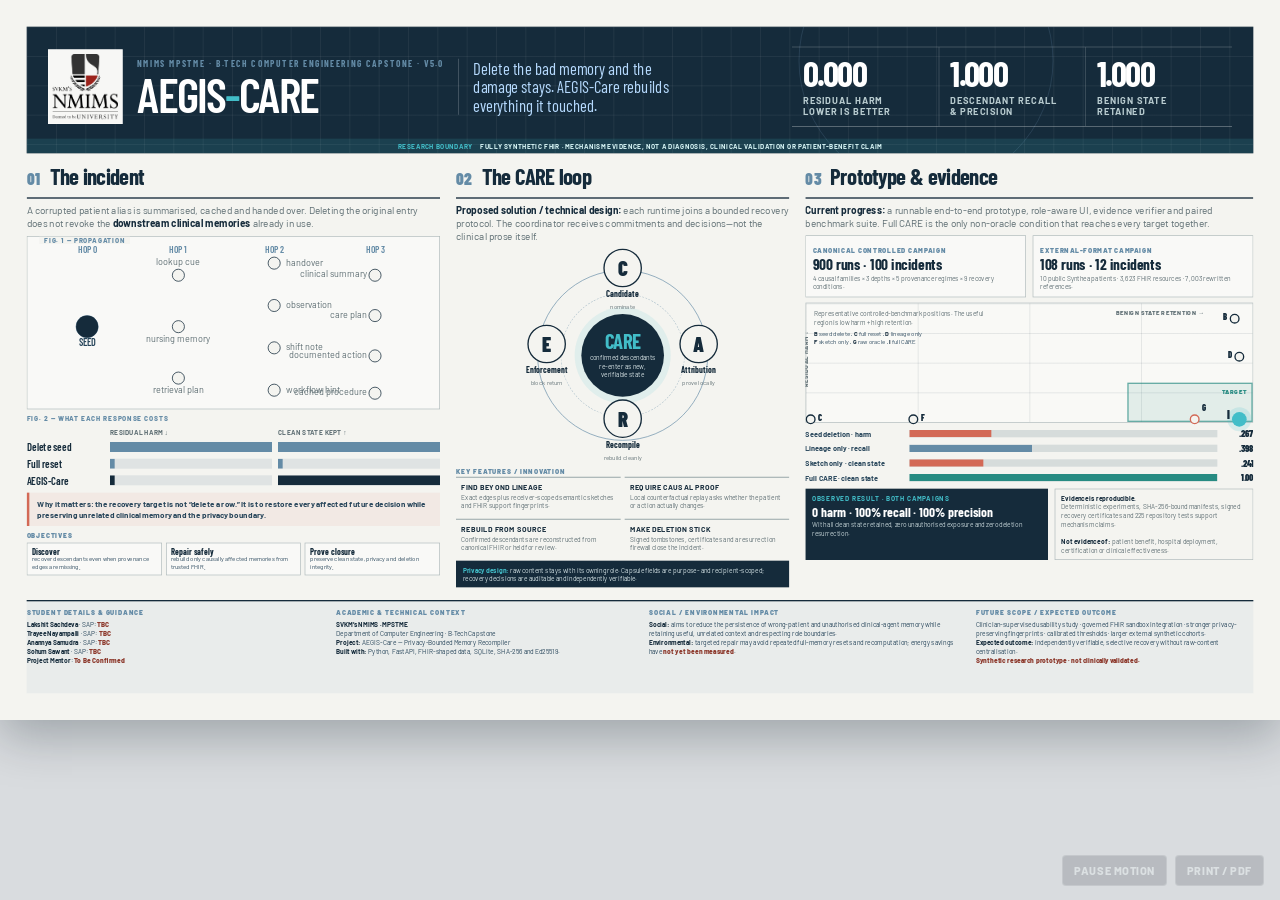
<file: docs/AEGIS_Care_One_Pager.html>
<!doctype html>
<html lang="en">
<head>
  <meta charset="utf-8">
  <meta name="viewport" content="width=device-width, initial-scale=1">
  <meta name="description" content="AEGIS-Care research one-pager: privacy-bounded recovery for contaminated clinical AI memory.">
  <title>AEGIS-Care — Research One-Pager</title>
  <style>
    @import url('https://fonts.googleapis.com/css2?family=Barlow:wght@400;500;700&family=Barlow+Condensed:wght@400;600&display=swap');

    :root {
      --ink: #152b3b;
      --ink-2: #28465b;
      --paper: #f4f4f0;
      --surface: #e8eceb;
      --line: #aeb9ba;
      --muted: #5e6e73;
      --steel: #648ba6;
      --aqua: #42bdc8;
      --white: #ffffff;
      --warn: #d36956;
      --ok: #278b82;
      --shadow: 0 24px 70px rgba(5, 19, 27, .28);
      --condensed: "Barlow Condensed", "Arial Narrow", "Roboto Condensed", "Segoe UI", sans-serif;
      --body: "Barlow", "Segoe UI", Arial, sans-serif;
    }

    * { box-sizing: border-box; }

    html, body { margin: 0; min-height: 100%; }

    body {
      display: grid;
      place-items: center;
      overflow: hidden;
      background: #d9dcdf;
      color: var(--ink);
      font-family: var(--body);
    }

    button, a { font: inherit; }

    #viewport {
      position: relative;
      width: 1920px;
      height: 1080px;
    }

    #poster {
      position: absolute;
      inset: 0 auto auto 0;
      width: 1920px;
      height: 1080px;
      overflow: hidden;
      padding: 40px;
      display: flex;
      flex-direction: column;
      gap: 18px;
      transform-origin: 0 0;
      background: var(--paper);
      box-shadow: var(--shadow);
    }

    .masthead {
      position: relative;
      height: 190px;
      flex: 0 0 190px;
      display: grid;
      grid-template-columns: 1fr 660px;
      gap: 40px;
      padding: 18px 32px 28px;
      overflow: hidden;
      color: var(--white);
      background: var(--ink);
    }

    .masthead::before {
      content: "";
      position: absolute;
      inset: 0;
      opacity: 1;
      background-image:
        linear-gradient(to right, rgba(242,242,243,.06) 1px, transparent 1px),
        linear-gradient(to bottom, rgba(242,242,243,.06) 1px, transparent 1px);
      background-size: 44px 44px;
    }

    .masthead::after {
      content: "";
      position: absolute;
      top: -140px;
      right: 300px;
      width: 380px;
      height: 380px;
      border: 1px solid rgba(148,188,227,.22);
      border-radius: 50%;
    }

    .brand-lockup {
      position: relative;
      z-index: 1;
      display: flex;
      align-items: center;
      gap: 22px;
      min-width: 0;
    }

    .university-mark {
      flex: 0 0 112px;
      width: 112px;
      height: 112px;
      display: grid;
      place-items: center;
      padding: 6px;
      background: #f7f7f5;
      border: 1px solid rgba(255,255,255,.45);
    }

    .university-mark img {
      width: 100%;
      height: 100%;
      object-fit: contain;
    }

    .project-lockup { min-width: 0; }

    .brand-row {
      margin-bottom: 5px;
      color: var(--steel);
      font-family: var(--condensed);
      font-size: 14px;
      font-weight: 700;
      letter-spacing: .15em;
      text-transform: uppercase;
      white-space: nowrap;
    }

    .mark {
      display: grid;
      grid-template-columns: repeat(4, 7px);
      gap: 4px;
      height: 30px;
      align-items: end;
    }

    .mark i { display: block; background: currentColor; }
    .mark i:nth-child(1) { height: 13px; }
    .mark i:nth-child(2) { height: 26px; }
    .mark i:nth-child(3) { height: 18px; }
    .mark i:nth-child(4) { height: 30px; }

    .title {
      margin: 0;
      font-family: var(--condensed);
      font-size: 72px;
      font-weight: 600;
      line-height: .9;
      letter-spacing: -.035em;
      text-transform: uppercase;
    }

    .title .slash { color: var(--aqua); }

    .thesis {
      flex: 1 1 260px;
      min-width: 220px;
      max-width: 355px;
      margin: 0;
      padding-left: 22px;
      border-left: 1px solid rgba(242,242,243,.3);
      color: #b5d9fd;
      font-family: var(--condensed);
      font-size: 25px;
      line-height: 1.12;
    }

    .scorecard {
      position: relative;
      z-index: 1;
      align-self: center;
      border-top: 1px solid rgba(255,255,255,.38);
      border-bottom: 1px solid rgba(255,255,255,.38);
      display: grid;
      grid-template-columns: repeat(3, 1fr);
    }

    .score {
      min-width: 0;
      padding: 13px 16px 12px;
      border-left: 1px solid rgba(255,255,255,.24);
    }

    .score:first-child { border-left: 0; }

    .score strong {
      display: block;
      color: var(--white);
      font-family: var(--condensed);
      font-size: 53px;
      line-height: .95;
      letter-spacing: -.04em;
    }

    .score span {
      display: block;
      margin-top: 7px;
      color: #b9ccd0;
      font-size: 14px;
      font-weight: 700;
      line-height: 1.25;
      letter-spacing: .09em;
      text-transform: uppercase;
    }

    .boundary {
      position: absolute;
      left: 0;
      right: 0;
      bottom: 0;
      z-index: 2;
      height: 22px;
      display: flex;
      align-items: center;
      justify-content: center;
      gap: 12px;
      background: rgba(66, 189, 200, .14);
      color: #d9f6f7;
      font-size: 10px;
      font-weight: 650;
      letter-spacing: .065em;
      text-transform: uppercase;
    }

    .boundary b { color: var(--aqua); }

    .content {
      height: 634px;
      flex: 0 0 634px;
      display: grid;
      grid-template-columns: 620px 500px 1fr;
      gap: 24px;
      padding: 0;
    }

    .panel {
      min-width: 0;
      height: 634px;
      padding: 0;
      border-left: 0;
      overflow: hidden;
    }

    .panel:first-child {
      padding-left: 0;
      border-left: 0;
    }

    .panel:last-child { padding-right: 0; }

    .section-head {
      height: 50px;
      display: flex;
      align-items: baseline;
      gap: 13px;
      border-bottom: 2px solid var(--ink);
    }

    .section-head .num {
      color: var(--steel);
      font-family: var(--condensed);
      font-size: 25px;
      font-weight: 900;
      letter-spacing: .05em;
    }

    .section-head h2 {
      margin: 0;
      font-family: var(--condensed);
      font-size: 34px;
      line-height: 1;
      letter-spacing: -.025em;
    }

    .lead {
      margin: 8px 0 0;
      color: var(--muted);
      font-size: 15px;
      line-height: 1.3;
    }

    .lead strong { color: var(--ink); }

    .chain {
      position: relative;
      height: 260px;
      margin-top: 9px;
      padding: 14px 9px 2px;
      border: 1px solid var(--line);
      background: rgba(255,255,255,.43);
      overflow: hidden;
    }

    .chain::before {
      content: none;
    }

    .chain svg { width: 100%; height: 100%; display: block; }

    .figure-label {
      position: absolute;
      left: 18px;
      top: -1px;
      z-index: 2;
      padding: 0 7px;
      background: var(--paper);
      color: var(--steel);
      font-size: 10px;
      font-weight: 800;
      letter-spacing: .12em;
      text-transform: uppercase;
    }

    .hop {
      position: absolute;
      display: flex;
      align-items: center;
      gap: 9px;
      color: var(--muted);
      font-size: 12px;
      line-height: 1.08;
    }

    .hop b { display: block; color: var(--ink); font-size: 13px; }

    .hop i {
      position: relative;
      flex: 0 0 auto;
      width: 22px;
      height: 22px;
      border: 2px solid var(--ink);
      border-radius: 50%;
      background: var(--paper);
      animation: contaminate 7.5s ease-in-out infinite;
    }

    .hop i::after {
      content: "";
      position: absolute;
      inset: 4px;
      border-radius: 50%;
      background: var(--aqua);
      opacity: 0;
      animation: innerPulse 7.5s ease-in-out infinite;
    }

    .hop:nth-child(1) { left: 25px; top: 102px; }
    .hop:nth-child(2) { left: 151px; top: 34px; }
    .hop:nth-child(3) { left: 151px; top: 169px; }
    .hop:nth-child(4) { right: 22px; top: 30px; }
    .hop:nth-child(5) { right: 18px; top: 169px; }
    .hop:nth-child(2) i, .hop:nth-child(2) i::after { animation-delay: 1.1s; }
    .hop:nth-child(3) i, .hop:nth-child(3) i::after { animation-delay: 2.1s; }
    .hop:nth-child(4) i, .hop:nth-child(4) i::after { animation-delay: 3.1s; }
    .hop:nth-child(5) i, .hop:nth-child(5) i::after { animation-delay: 4.1s; }

    .chain-caption {
      position: absolute;
      left: 14px;
      bottom: 10px;
      color: var(--warn);
      font-size: 10px;
      font-weight: 800;
      letter-spacing: .11em;
      text-transform: uppercase;
    }

    .baseline-grid {
      display: grid;
      grid-template-columns: 116px 1fr 1fr;
      gap: 6px 9px;
      align-items: center;
      margin-top: 9px;
    }

    .baseline {
      display: contents;
    }

    .baseline .code {
      color: var(--ink);
      font-family: var(--condensed);
      font-size: 16px;
      font-weight: 600;
      letter-spacing: 0;
    }

    .baseline-head {
      color: var(--muted);
      font-size: 10px;
      font-weight: 700;
      letter-spacing: .04em;
      text-transform: uppercase;
    }

    .baseline-track {
      height: 15px;
      overflow: hidden;
      background: #dfe3e3;
    }

    .baseline-fill {
      width: var(--w);
      height: 100%;
      transform-origin: left;
      background: var(--steel);
      animation: barGrow 1.1s cubic-bezier(.2,.8,.2,1) both;
    }

    .baseline.aegis .baseline-fill { background: var(--ink); }

    .baseline-caption {
      margin-top: 8px;
      color: var(--steel);
      font-size: 10px;
      font-weight: 800;
      letter-spacing: .12em;
      text-transform: uppercase;
    }

    .problem-statement {
      margin-top: 9px;
      padding: 9px 12px;
      border-left: 4px solid var(--warn);
      background: rgba(211,105,86,.08);
      color: var(--ink-2);
      font-size: 12px;
      font-weight: 650;
      line-height: 1.35;
    }

    .objectives-title, .subhead {
      margin-top: 8px;
      color: var(--steel);
      font-size: 10px;
      font-weight: 900;
      letter-spacing: .12em;
      text-transform: uppercase;
    }

    .objectives {
      display: grid;
      grid-template-columns: repeat(3, 1fr);
      gap: 6px;
      margin-top: 5px;
    }

    .objective {
      min-height: 39px;
      padding: 6px 7px;
      border: 1px solid var(--line);
      color: var(--ink-2);
      background: rgba(255,255,255,.45);
      font-size: 9px;
      line-height: 1.2;
    }

    .objective b {
      display: block;
      color: var(--ink);
      font-family: var(--condensed);
      font-size: 13px;
      line-height: 1;
    }

    .care-wrap {
      position: relative;
      width: 320px;
      height: 320px;
      margin: 8px auto 4px;
    }

    .orbit {
      position: absolute;
      inset: 32px;
      border: 1px solid var(--steel);
      border-radius: 50%;
    }

    .orbit::before, .orbit::after {
      content: "";
      position: absolute;
      border-radius: 50%;
      border: 1px dashed rgba(100,139,166,.46);
    }

    .orbit::before { inset: 34px; }
    .orbit::after { inset: 67px; }

    .core {
      position: absolute;
      inset: 98px;
      z-index: 2;
      display: grid;
      place-items: center;
      border-radius: 50%;
      color: var(--white);
      text-align: center;
      background: var(--ink);
      box-shadow: 0 0 0 10px rgba(66,189,200,.11);
    }

    .core strong {
      display: block;
      color: var(--aqua);
      font-family: var(--condensed);
      font-size: 31px;
      line-height: .85;
      letter-spacing: -.03em;
    }

    .core span {
      display: block;
      max-width: 102px;
      margin-top: 6px;
      color: #d8e4e6;
      font-size: 10px;
      line-height: 1.22;
    }

    .care-step {
      position: absolute;
      z-index: 3;
      width: 92px;
      text-align: center;
    }

    .care-step .letter {
      position: relative;
      width: 58px;
      height: 58px;
      margin: 0 auto 4px;
      display: grid;
      place-items: center;
      border: 2px solid var(--ink);
      border-radius: 50%;
      background: var(--paper);
      font-family: var(--condensed);
      font-size: 31px;
      font-weight: 900;
      animation: carePulse 8s ease-out infinite;
    }

    .care-step b {
      display: block;
      color: var(--ink);
      font-family: var(--condensed);
      font-size: 13px;
      line-height: 1;
    }

    .care-step small {
      color: var(--muted);
      font-size: 9px;
      line-height: 1.1;
    }

    .care-step.a { right: 0; top: 114px; }
    .care-step.r { left: 114px; bottom: 0; }
    .care-step.e { left: 0; top: 114px; }
    .care-step.c { left: 114px; top: 0; }
    .care-step.a .letter { animation-delay: 2s; }
    .care-step.r .letter { animation-delay: 4s; }
    .care-step.e .letter { animation-delay: 6s; }

    .care-notes {
      display: grid;
      grid-template-columns: 1fr 1fr;
      gap: 6px;
      margin-top: 2px;
    }

    .care-note {
      min-height: 57px;
      padding: 7px 8px 6px;
      border-top: 2px solid var(--line);
    }

    .care-note b {
      display: block;
      margin-bottom: 3px;
      color: var(--ink);
      font-size: 11px;
      letter-spacing: .055em;
      text-transform: uppercase;
    }

    .care-note span {
      display: block;
      color: var(--muted);
      font-size: 10px;
      line-height: 1.2;
    }

    .privacy-band {
      margin-top: 6px;
      padding: 8px 10px;
      background: var(--ink);
      color: #d7e5e7;
      font-size: 10px;
      line-height: 1.22;
    }

    .privacy-band strong { color: var(--aqua); }

    .evidence-top {
      display: grid;
      grid-template-columns: 1fr 1fr;
      gap: 10px;
      margin-top: 8px;
    }

    .campaign {
      min-height: 70px;
      padding: 9px 10px;
      border: 1px solid var(--line);
      background: rgba(255,255,255,.5);
    }

    .campaign .eyebrow {
      color: var(--steel);
      font-size: 10px;
      font-weight: 900;
      letter-spacing: .11em;
      text-transform: uppercase;
    }

    .campaign strong {
      display: block;
      margin-top: 3px;
      font-family: var(--condensed);
      font-size: 23px;
      line-height: 1;
    }

    .campaign p {
      margin: 3px 0 0;
      color: var(--muted);
      font-size: 10px;
      line-height: 1.25;
    }

    .tradeoff {
      position: relative;
      height: 180px;
      margin-top: 8px;
      border: 1px solid var(--line);
      background:
        linear-gradient(rgba(21,43,59,.09) 1px, transparent 1px),
        linear-gradient(90deg, rgba(21,43,59,.09) 1px, transparent 1px),
        rgba(255,255,255,.38);
      background-size: 25% 25%;
    }

    .axis-y, .axis-x {
      position: absolute;
      color: var(--muted);
      font-size: 9px;
      font-weight: 800;
      letter-spacing: .08em;
      text-transform: uppercase;
    }

    .axis-y { left: -42px; top: 78px; transform: rotate(-90deg); }
    .axis-x { right: 72px; top: 8px; bottom: auto; }

    .target-zone {
      position: absolute;
      right: 0;
      bottom: 0;
      width: 28%;
      height: 33%;
      border: 2px solid rgba(39,139,130,.65);
      background: rgba(39,139,130,.11);
    }

    .target-zone span {
      position: absolute;
      right: 7px;
      top: 6px;
      color: var(--ok);
      font-size: 9px;
      font-weight: 900;
      letter-spacing: .09em;
      text-transform: uppercase;
    }

    .dot {
      position: absolute;
      width: 15px;
      height: 15px;
      border: 2px solid var(--ink);
      border-radius: 50%;
      background: var(--paper);
      transform: translate(-50%, 50%);
    }

    .dot::after {
      content: attr(data-id);
      position: absolute;
      left: 17px;
      top: -5px;
      color: var(--ink);
      font-family: var(--condensed);
      font-size: 13px;
      font-weight: 900;
      white-space: nowrap;
    }

    .dot.c { left: 1%; bottom: 2%; }
    .dot.d { left: 97%; bottom: 55%; }
    .dot.f { left: 24%; bottom: 2%; }
    .dot.g { left: 87%; bottom: 2%; border-color: var(--warn); }
    .dot.b { left: 96%; bottom: 87%; }
    .dot.b::after, .dot.d::after { left: auto; right: 17px; }
    .dot.g::after { top: -20px; }
    .dot.i {
      left: 97%;
      bottom: 2%;
      width: 22px;
      height: 22px;
      border: 0;
      background: var(--aqua);
      box-shadow: 0 0 0 7px rgba(66,189,200,.17);
      animation: winner 2.7s ease-in-out infinite;
    }

    .dot.i::after {
      left: auto;
      right: 25px;
      top: -8px;
      color: var(--ink);
      font-size: 18px;
    }

    .plot-key {
      position: absolute;
      left: 12px;
      top: 40px;
      max-width: 250px;
      color: var(--ink-2);
      font-size: 9px;
      line-height: 1.35;
    }

    .plot-key b { color: var(--ink); }

    .plot-note {
      position: absolute;
      left: 12px;
      top: 9px;
      max-width: 260px;
      color: var(--muted);
      font-size: 10px;
      line-height: 1.25;
    }

    .comparison {
      display: grid;
      grid-template-columns: 148px 1fr 46px;
      gap: 8px;
      align-items: center;
      margin-top: 5px;
    }

    .comparison:first-child { margin-top: 8px; }

    .comparison label {
      color: var(--ink-2);
      font-size: 11px;
      font-weight: 700;
    }

    .bar-track {
      height: 11px;
      overflow: hidden;
      background: #d6dcdb;
    }

    .bar-fill {
      width: var(--w);
      height: 100%;
      transform-origin: left;
      background: var(--steel);
      animation: barGrow 1.1s cubic-bezier(.2,.8,.2,1) both;
    }

    .comparison.good .bar-fill { background: var(--ok); }
    .comparison.bad .bar-fill { background: var(--warn); }

    .comparison output {
      color: var(--ink);
      font-family: var(--condensed);
      font-size: 14px;
      font-weight: 900;
      text-align: right;
    }

    .proof {
      display: grid;
      grid-template-columns: 1.1fr .9fr;
      gap: 10px;
      margin-top: 8px;
    }

    .proof-card {
      min-height: 82px;
      padding: 8px 10px;
      color: var(--white);
      background: var(--ink);
    }

    .proof-card b {
      display: block;
      color: var(--aqua);
      font-size: 10px;
      letter-spacing: .11em;
      text-transform: uppercase;
    }

    .proof-card strong {
      display: block;
      margin-top: 4px;
      font-family: var(--condensed);
      font-size: 20px;
      line-height: 1;
    }

    .proof-card p {
      margin: 4px 0 0;
      color: #c7d6d9;
      font-size: 10px;
      line-height: 1.25;
    }

    .evidence-note {
      padding: 7px 9px;
      border: 1px solid var(--line);
      color: var(--muted);
      font-size: 10px;
      line-height: 1.3;
    }

    .evidence-note strong { color: var(--ink); }

    .footer {
      height: 140px;
      flex: 0 0 140px;
      display: grid;
      grid-template-columns: 1.02fr 1.03fr 1.08fr .96fr;
      gap: 22px;
      padding: 10px 0 0;
      border-top: 2px solid var(--ink);
      background: rgba(232,236,235,.9);
    }

    .footer h3 {
      margin: 0 0 7px;
      color: var(--steel);
      font-size: 10px;
      font-weight: 900;
      letter-spacing: .13em;
      text-transform: uppercase;
    }

    .tags { display: flex; flex-wrap: wrap; gap: 5px; }

    .tag {
      padding: 4px 7px;
      border: 1px solid var(--line);
      color: var(--ink-2);
      background: rgba(255,255,255,.42);
      font-size: 10px;
      line-height: 1;
    }

    .tag.alert { border-color: rgba(211,105,86,.5); color: #8c382b; }

    .stack-line {
      color: var(--ink-2);
      font-size: 11px;
      line-height: 1.45;
    }

    .footer-copy {
      color: var(--ink-2);
      font-size: 10px;
      line-height: 1.34;
    }

    .footer-copy b { color: var(--ink); }

    .tbc {
      color: #8c382b;
      font-weight: 800;
    }

    .stack-line b { color: var(--ink); }

    .identity {
      display: flex;
      flex-direction: column;
      justify-content: space-between;
      height: 100%;
      padding-left: 18px;
      border-left: 1px solid var(--line);
    }

    .identity strong {
      display: block;
      font-family: var(--condensed);
      font-size: 20px;
      line-height: 1;
    }

    .identity span {
      display: block;
      margin-top: 4px;
      color: var(--muted);
      font-size: 10px;
      line-height: 1.28;
    }

    .identity a {
      color: var(--ink);
      font-size: 11px;
      font-weight: 800;
      text-decoration: none;
      border-bottom: 1px solid var(--steel);
      align-self: flex-start;
    }

    .toolbar {
      position: fixed;
      right: 16px;
      bottom: 14px;
      z-index: 50;
      display: flex;
      gap: 8px;
      opacity: .17;
      transition: opacity .18s ease;
    }

    .toolbar:hover, .toolbar:focus-within { opacity: 1; }

    .toolbar button {
      border: 1px solid rgba(255,255,255,.34);
      border-radius: 4px;
      padding: 8px 11px;
      color: #e7f1f2;
      background: rgba(7,19,27,.92);
      cursor: pointer;
      font-size: 11px;
      font-weight: 750;
      letter-spacing: .05em;
      text-transform: uppercase;
    }

    .toolbar button:hover { border-color: var(--aqua); color: var(--aqua); }

    @keyframes contaminate {
      0%, 8% { background: var(--paper); box-shadow: none; }
      14%, 72% { background: var(--ink); box-shadow: 0 0 0 7px rgba(211,105,86,.12); }
      82%, 100% { background: var(--paper); box-shadow: none; }
    }

    @keyframes drawEdge {
      0% { stroke-dashoffset: 400; }
      18%, 100% { stroke-dashoffset: 0; }
    }

    @keyframes infect {
      0%, 10% { fill: var(--paper); stroke-width: 1.5; }
      14% { stroke-width: 6; }
      20%, 100% { fill: var(--ink); stroke-width: 1.5; }
    }

    @keyframes ringOut {
      0% { transform: scale(.25); opacity: .6; }
      70%, 100% { transform: scale(4.2); opacity: 0; }
    }

    @keyframes innerPulse {
      0%, 10% { opacity: 0; transform: scale(.3); }
      15%, 72% { opacity: 1; transform: scale(1); }
      82%, 100% { opacity: 0; transform: scale(.3); }
    }

    @keyframes carePulse {
      0%, 12%, 100% { background: var(--paper); color: var(--ink); box-shadow: none; }
      17%, 26% { background: var(--aqua); color: var(--ink); box-shadow: 0 0 0 10px rgba(66,189,200,.14); }
      36% { background: var(--paper); color: var(--ink); box-shadow: none; }
    }

    @keyframes winner {
      0%, 100% { box-shadow: 0 0 0 6px rgba(66,189,200,.15); }
      50% { box-shadow: 0 0 0 13px rgba(66,189,200,.03); }
    }

    @keyframes barGrow {
      from { transform: scaleX(0); }
      to { transform: scaleX(1); }
    }

    .motion-paused *, .motion-paused *::before, .motion-paused *::after {
      animation-play-state: paused !important;
    }

    @media (prefers-reduced-motion: reduce) {
      *, *::before, *::after { animation: none !important; transition: none !important; }
    }

    @page { size: 16in 9in; margin: 0; }

    @media print {
      html, body { width: 1536px; height: 864px; overflow: hidden; background: white; }
      #viewport { width: 1536px !important; height: 864px !important; }
      #poster { transform: scale(.8) !important; box-shadow: none; print-color-adjust: exact; -webkit-print-color-adjust: exact; }
      .toolbar { display: none; }
      *, *::before, *::after { animation: none !important; transition: none !important; }
      .chain path { stroke-dashoffset: 0 !important; }
      .baseline-fill, .bar-fill { transform: scaleX(1) !important; }
    }
  </style>
</head>
<body>
  <div id="viewport">
    <main id="poster" aria-label="AEGIS-Care research one-pager">
      <header class="masthead">
        <div class="brand-lockup">
          <div class="university-mark">
            <img src="assets/svkm_nmims_logo.png" alt="SVKM's NMIMS — Deemed-to-be University">
          </div>
          <div class="project-lockup">
            <div class="brand-row">NMIMS MPSTME · B.Tech Computer Engineering Capstone · v5.0</div>
            <h1 class="title">AEGIS<span class="slash">-</span>CARE</h1>
          </div>
          <p class="thesis">Delete the bad memory and the damage stays. AEGIS-Care rebuilds everything it touched.</p>
        </div>

        <div class="scorecard" aria-label="Full CARE controlled benchmark results">
          <div class="score"><strong>0.000</strong><span>Residual harm<br>lower is better</span></div>
          <div class="score"><strong>1.000</strong><span>Descendant recall<br>&amp; precision</span></div>
          <div class="score"><strong>1.000</strong><span>Benign state<br>retained</span></div>
        </div>

        <div class="boundary"><b>Research boundary</b> fully synthetic FHIR · mechanism evidence, not a diagnosis, clinical validation or patient-benefit claim</div>
      </header>

      <div class="content">
        <section class="panel" aria-labelledby="incident-title">
          <div class="section-head">
            <span class="num">01</span>
            <h2 id="incident-title">The incident</h2>
          </div>
          <p class="lead">A corrupted patient alias is summarised, cached and handed over. Deleting the original entry does not revoke the <strong>downstream clinical memories</strong> already in use.</p>

          <div class="chain" aria-label="Multi-hop contaminated memory propagation diagram">
            <span class="figure-label">Fig. 1 — propagation</span>
            <svg viewBox="0 0 640 320" role="img" aria-label="A seed memory propagating across three hops into eleven descendants">
              <g stroke="var(--steel)" fill="none" stroke-width="1.5" stroke-dasharray="400" stroke-dashoffset="400">
                <path d="M52 160 C126 160,126 58,199 58" style="animation:drawEdge 7s linear .4s infinite"></path>
                <path d="M52 160 C126 160,126 160,199 160" style="animation:drawEdge 7s linear .4s infinite"></path>
                <path d="M52 160 C126 160,126 262,199 262" style="animation:drawEdge 7s linear .4s infinite"></path>
                <path d="M223 58 C310 58,310 34,389 34" style="animation:drawEdge 7s linear 1.6s infinite"></path>
                <path d="M223 58 C310 58,310 118,389 118" style="animation:drawEdge 7s linear 1.6s infinite"></path>
                <path d="M223 160 C310 160,310 118,389 118" style="animation:drawEdge 7s linear 1.6s infinite"></path>
                <path d="M223 160 C310 160,310 202,389 202" style="animation:drawEdge 7s linear 1.6s infinite"></path>
                <path d="M223 262 C310 262,310 202,389 202" style="animation:drawEdge 7s linear 1.6s infinite"></path>
                <path d="M223 262 C310 262,310 286,389 286" style="animation:drawEdge 7s linear 1.6s infinite"></path>
                <path d="M413 34 C500 34,500 58,589 58" style="animation:drawEdge 7s linear 2.8s infinite"></path>
                <path d="M413 118 C500 118,500 138,589 138" style="animation:drawEdge 7s linear 2.8s infinite"></path>
                <path d="M413 202 C500 202,500 218,589 218" style="animation:drawEdge 7s linear 2.8s infinite"></path>
                <path d="M413 286 C500 286,500 292,589 292" style="animation:drawEdge 7s linear 2.8s infinite"></path>
              </g>

              <circle cx="30" cy="160" r="22" fill="none" stroke="var(--steel)" stroke-width="1.5" style="transform-origin:30px 160px;animation:ringOut 7s ease-out infinite"></circle>
              <circle cx="30" cy="160" r="22" fill="var(--ink)"></circle>
              <text x="30" y="199" text-anchor="middle" fill="var(--ink-2)" font-family="var(--condensed)" font-weight="600" font-size="20">SEED</text>

              <g fill="var(--paper)" stroke="var(--ink)" stroke-width="1.5">
                <circle cx="211" cy="58" r="12" style="animation:infect 7s ease-out .9s infinite"></circle>
                <circle cx="211" cy="160" r="12" style="animation:infect 7s ease-out .9s infinite"></circle>
                <circle cx="211" cy="262" r="12" style="animation:infect 7s ease-out .9s infinite"></circle>
                <circle cx="401" cy="34" r="12" style="animation:infect 7s ease-out 2.1s infinite"></circle>
                <circle cx="401" cy="118" r="12" style="animation:infect 7s ease-out 2.1s infinite"></circle>
                <circle cx="401" cy="202" r="12" style="animation:infect 7s ease-out 2.1s infinite"></circle>
                <circle cx="401" cy="286" r="12" style="animation:infect 7s ease-out 2.1s infinite"></circle>
                <circle cx="601" cy="58" r="12" style="animation:infect 7s ease-out 3.3s infinite"></circle>
                <circle cx="601" cy="138" r="12" style="animation:infect 7s ease-out 3.3s infinite"></circle>
                <circle cx="601" cy="218" r="12" style="animation:infect 7s ease-out 3.3s infinite"></circle>
                <circle cx="601" cy="292" r="12" style="animation:infect 7s ease-out 3.3s infinite"></circle>
              </g>

              <g font-size="18" fill="var(--muted)">
                <text x="211" y="38" text-anchor="middle">lookup cue</text>
                <text x="211" y="190" text-anchor="middle">nursing memory</text>
                <text x="211" y="292" text-anchor="middle">retrieval plan</text>
                <text x="424" y="39">handover</text>
                <text x="424" y="123">observation</text>
                <text x="424" y="207">shift note</text>
                <text x="424" y="291">workflow hint</text>
              </g>
              <g font-size="18" fill="var(--muted)" text-anchor="end">
                <text x="585" y="62">clinical summary</text>
                <text x="585" y="142">care plan</text>
                <text x="585" y="222">documented action</text>
                <text x="585" y="296">cached procedure</text>
              </g>
              <g font-family="var(--condensed)" font-weight="600" font-size="19" fill="var(--steel)" text-anchor="middle">
                <text x="30" y="13">HOP 0</text><text x="211" y="13">HOP 1</text><text x="401" y="13">HOP 2</text><text x="601" y="13">HOP 3</text>
              </g>
            </svg>
          </div>

          <div class="baseline-caption">Fig. 2 — what each response costs</div>
          <div class="baseline-grid" aria-label="Residual harm and clean-state retention by recovery response">
            <div></div><div class="baseline-head">Residual harm ↓</div><div class="baseline-head">Clean state kept ↑</div>
            <div class="baseline">
              <span class="code">Delete seed</span>
              <div class="baseline-track"><div class="baseline-fill" style="--w:100%"></div></div>
              <div class="baseline-track"><div class="baseline-fill" style="--w:100%"></div></div>
            </div>
            <div class="baseline">
              <span class="code">Full reset</span>
              <div class="baseline-track"><div class="baseline-fill" style="--w:3%"></div></div>
              <div class="baseline-track"><div class="baseline-fill" style="--w:3%"></div></div>
            </div>
            <div class="baseline aegis">
              <span class="code">AEGIS-Care</span>
              <div class="baseline-track"><div class="baseline-fill" style="--w:3%"></div></div>
              <div class="baseline-track"><div class="baseline-fill" style="--w:100%"></div></div>
            </div>
          </div>

          <div class="problem-statement"><strong>Why it matters:</strong> the recovery target is not “delete a row.” It is to restore every affected future decision while preserving unrelated clinical memory and the privacy boundary.</div>
          <div class="objectives-title">Objectives</div>
          <div class="objectives">
            <div class="objective"><b>Discover</b>recover descendants even when provenance edges are missing.</div>
            <div class="objective"><b>Repair safely</b>rebuild only causally affected memories from trusted FHIR.</div>
            <div class="objective"><b>Prove closure</b>preserve clean state, privacy and deletion integrity.</div>
          </div>
        </section>

        <section class="panel" aria-labelledby="care-title">
          <div class="section-head">
            <span class="num">02</span>
            <h2 id="care-title">The CARE loop</h2>
          </div>
          <p class="lead"><strong>Proposed solution / technical design:</strong> each runtime joins a bounded recovery protocol. The coordinator receives commitments and decisions—not the clinical prose itself.</p>

          <div class="care-wrap" aria-label="Candidate discovery, attribution, recompilation and enforcement loop">
            <div class="orbit"></div>
            <div class="core"><div><strong>CARE</strong><span>confirmed descendants re-enter as new, verifiable state</span></div></div>
            <div class="care-step c"><div class="letter">C</div><b>Candidate</b><small>nominate</small></div>
            <div class="care-step a"><div class="letter">A</div><b>Attribution</b><small>prove locally</small></div>
            <div class="care-step r"><div class="letter">R</div><b>Recompile</b><small>rebuild cleanly</small></div>
            <div class="care-step e"><div class="letter">E</div><b>Enforcement</b><small>block return</small></div>
          </div>

          <div class="subhead">Key features / innovation</div>
          <div class="care-notes">
            <div class="care-note"><b>Find beyond lineage</b><span>Exact edges plus receiver-scoped semantic sketches and FHIR support fingerprints.</span></div>
            <div class="care-note"><b>Require causal proof</b><span>Local counterfactual replay asks whether the patient or action actually changes.</span></div>
            <div class="care-note"><b>Rebuild from source</b><span>Confirmed descendants are reconstructed from canonical FHIR or held for review.</span></div>
            <div class="care-note"><b>Make deletion stick</b><span>Signed tombstones, certificates and a resurrection firewall close the incident.</span></div>
          </div>

          <div class="privacy-band"><strong>Privacy design:</strong> raw content stays with its owning role. Capsule fields are purpose- and recipient-scoped; recovery decisions are auditable and independently verifiable.</div>
        </section>

        <section class="panel" aria-labelledby="evidence-title">
          <div class="section-head">
            <span class="num">03</span>
            <h2 id="evidence-title">Prototype &amp; evidence</h2>
          </div>
          <p class="lead"><strong>Current progress:</strong> a runnable end-to-end prototype, role-aware UI, evidence verifier and paired benchmark suite. Full CARE is the only non-oracle condition that reaches every target together.</p>

          <div class="evidence-top">
            <article class="campaign">
              <span class="eyebrow">Canonical controlled campaign</span>
              <strong>900 runs · 100 incidents</strong>
              <p>4 causal families × 3 depths × 5 provenance regimes × 9 recovery conditions.</p>
            </article>
            <article class="campaign">
              <span class="eyebrow">External-format campaign</span>
              <strong>108 runs · 12 incidents</strong>
              <p>10 public Synthea patients · 3,623 FHIR resources · 7,003 rewritten references.</p>
            </article>
          </div>

          <div class="tradeoff" aria-label="Trade-off plot showing benign state retention against residual harm">
            <span class="axis-y">Residual harm ↓</span>
            <span class="axis-x">Benign state retention →</span>
            <div class="target-zone"><span>target</span></div>
            <div class="plot-note">Representative controlled-benchmark positions. The useful region is low harm + high retention.</div>
            <div class="plot-key"><b>B</b> seed delete · <b>C</b> full reset · <b>D</b> lineage only<br><b>F</b> sketch only · <b>G</b> raw oracle · <b>I</b> full CARE</div>
            <span class="dot b" data-id="B"></span>
            <span class="dot c" data-id="C"></span>
            <span class="dot d" data-id="D"></span>
            <span class="dot f" data-id="F"></span>
            <span class="dot g" data-id="G"></span>
            <span class="dot i" data-id="I"></span>
          </div>

          <div aria-label="Key baseline comparison bars">
            <div class="comparison bad"><label>Seed deletion · harm</label><div class="bar-track"><div class="bar-fill" style="--w:26.7%"></div></div><output>.267</output></div>
            <div class="comparison"><label>Lineage only · recall</label><div class="bar-track"><div class="bar-fill" style="--w:39.8%"></div></div><output>.398</output></div>
            <div class="comparison bad"><label>Sketch only · clean state</label><div class="bar-track"><div class="bar-fill" style="--w:24.1%"></div></div><output>.241</output></div>
            <div class="comparison good"><label>Full CARE · clean state</label><div class="bar-track"><div class="bar-fill" style="--w:100%"></div></div><output>1.00</output></div>
          </div>

          <div class="proof">
            <article class="proof-card">
              <b>Observed result · both campaigns</b>
              <strong>0 harm · 100% recall · 100% precision</strong>
              <p>With all clean state retained, zero unauthorised exposure and zero deletion resurrection.</p>
            </article>
            <div class="evidence-note"><strong>Evidence is reproducible.</strong><br>Deterministic experiments, SHA-256-bound manifests, signed recovery certificates and 225 repository tests support mechanism claims.<br><br><strong>Not evidence of:</strong> patient benefit, hospital deployment, certification or clinical effectiveness.</div>
          </div>
        </section>
      </div>

      <footer class="footer">
        <section>
          <h3>Student details &amp; guidance</h3>
          <div class="footer-copy"><b>Lakshit Sachdeva</b> · SAP: <span class="tbc">TBC</span><br><b>Trayee Nayampalli</b> · SAP: <span class="tbc">TBC</span><br><b>Anannya Samudra</b> · SAP: <span class="tbc">TBC</span><br><b>Sohum Sawant</b> · SAP: <span class="tbc">TBC</span><br><b>Project Mentor</b>: <span class="tbc">To Be Confirmed</span></div>
        </section>

        <section>
          <h3>Academic &amp; technical context</h3>
          <div class="footer-copy"><b>SVKM’s NMIMS · MPSTME</b><br>Department of Computer Engineering · B.Tech Capstone<br><b>Project:</b> AEGIS-Care — Privacy-Bounded Memory Recompiler<br><b>Built with:</b> Python, FastAPI, FHIR-shaped data, SQLite, SHA-256 and Ed25519.</div>
        </section>

        <section>
          <h3>Social / environmental impact</h3>
          <div class="footer-copy"><b>Social:</b> aims to reduce the persistence of wrong-patient and unauthorised clinical-agent memory while retaining useful, unrelated context and respecting role boundaries.<br><b>Environmental:</b> targeted repair may avoid repeated full-memory resets and recomputation; energy savings have <span class="tbc">not yet been measured</span>.</div>
        </section>

        <section>
          <h3>Future scope / expected outcome</h3>
          <div class="footer-copy">Clinician-supervised usability study · governed FHIR sandbox integration · stronger privacy-preserving fingerprints · calibrated thresholds · larger external synthetic cohorts.<br><b>Expected outcome:</b> independently verifiable, selective recovery without raw-content centralisation.<br><span class="tbc">Synthetic research prototype · not clinically validated.</span></div>
        </section>
      </footer>
    </main>
  </div>

  <nav class="toolbar" aria-label="One-pager controls">
    <button id="motionButton" type="button" aria-pressed="false">Pause motion</button>
    <button id="printButton" type="button">Print / PDF</button>
  </nav>

  <script>
    (() => {
      const poster = document.getElementById('poster');
      const viewport = document.getElementById('viewport');
      const motionButton = document.getElementById('motionButton');
      const printButton = document.getElementById('printButton');
      const posterWidth = 1920;
      const posterHeight = 1080;

      function fitPoster() {
        const scale = Math.min(window.innerWidth / posterWidth, window.innerHeight / posterHeight);
        poster.style.transform = `scale(${scale})`;
        viewport.style.width = `${posterWidth * scale}px`;
        viewport.style.height = `${posterHeight * scale}px`;
      }

      motionButton.addEventListener('click', () => {
        const paused = poster.classList.toggle('motion-paused');
        motionButton.textContent = paused ? 'Resume motion' : 'Pause motion';
        motionButton.setAttribute('aria-pressed', String(paused));
      });

      printButton.addEventListener('click', () => window.print());
      window.addEventListener('resize', fitPoster, { passive: true });
      fitPoster();
    })();
  </script>
</body>
</html>
</file>
